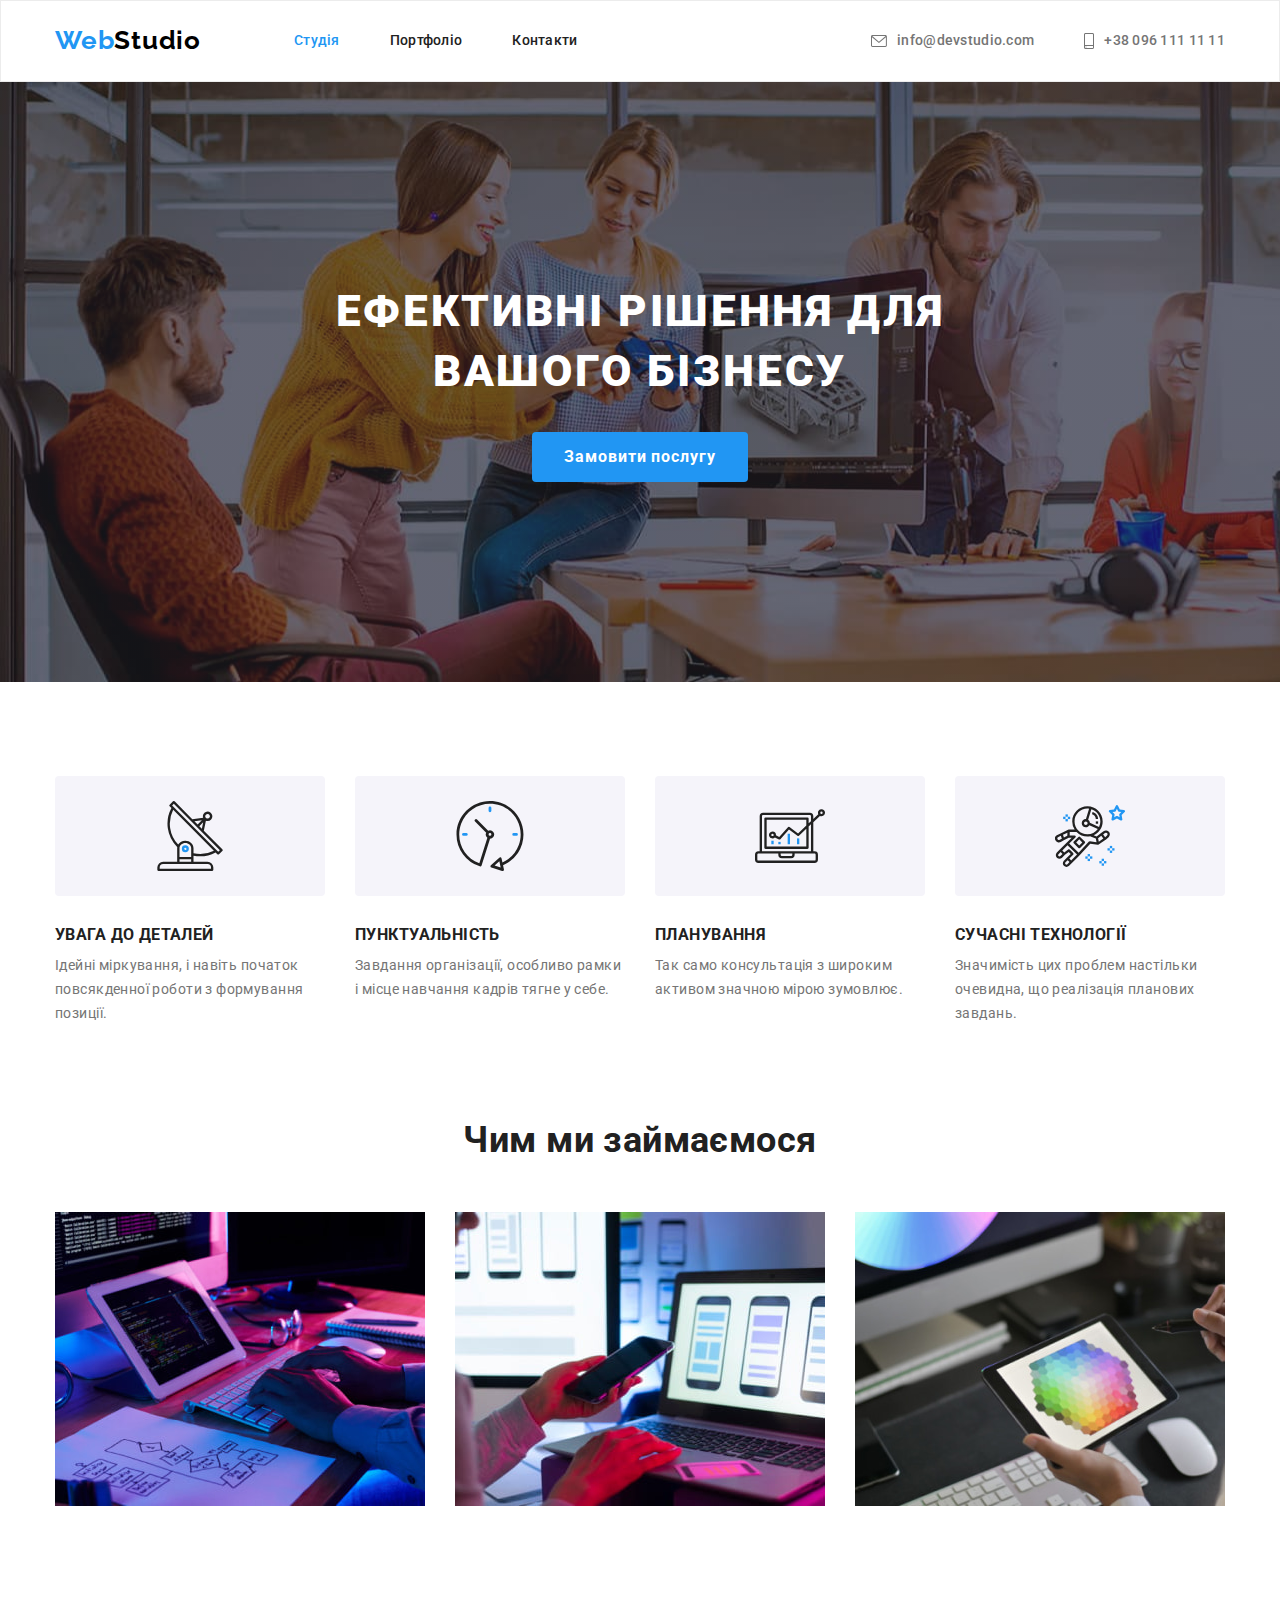
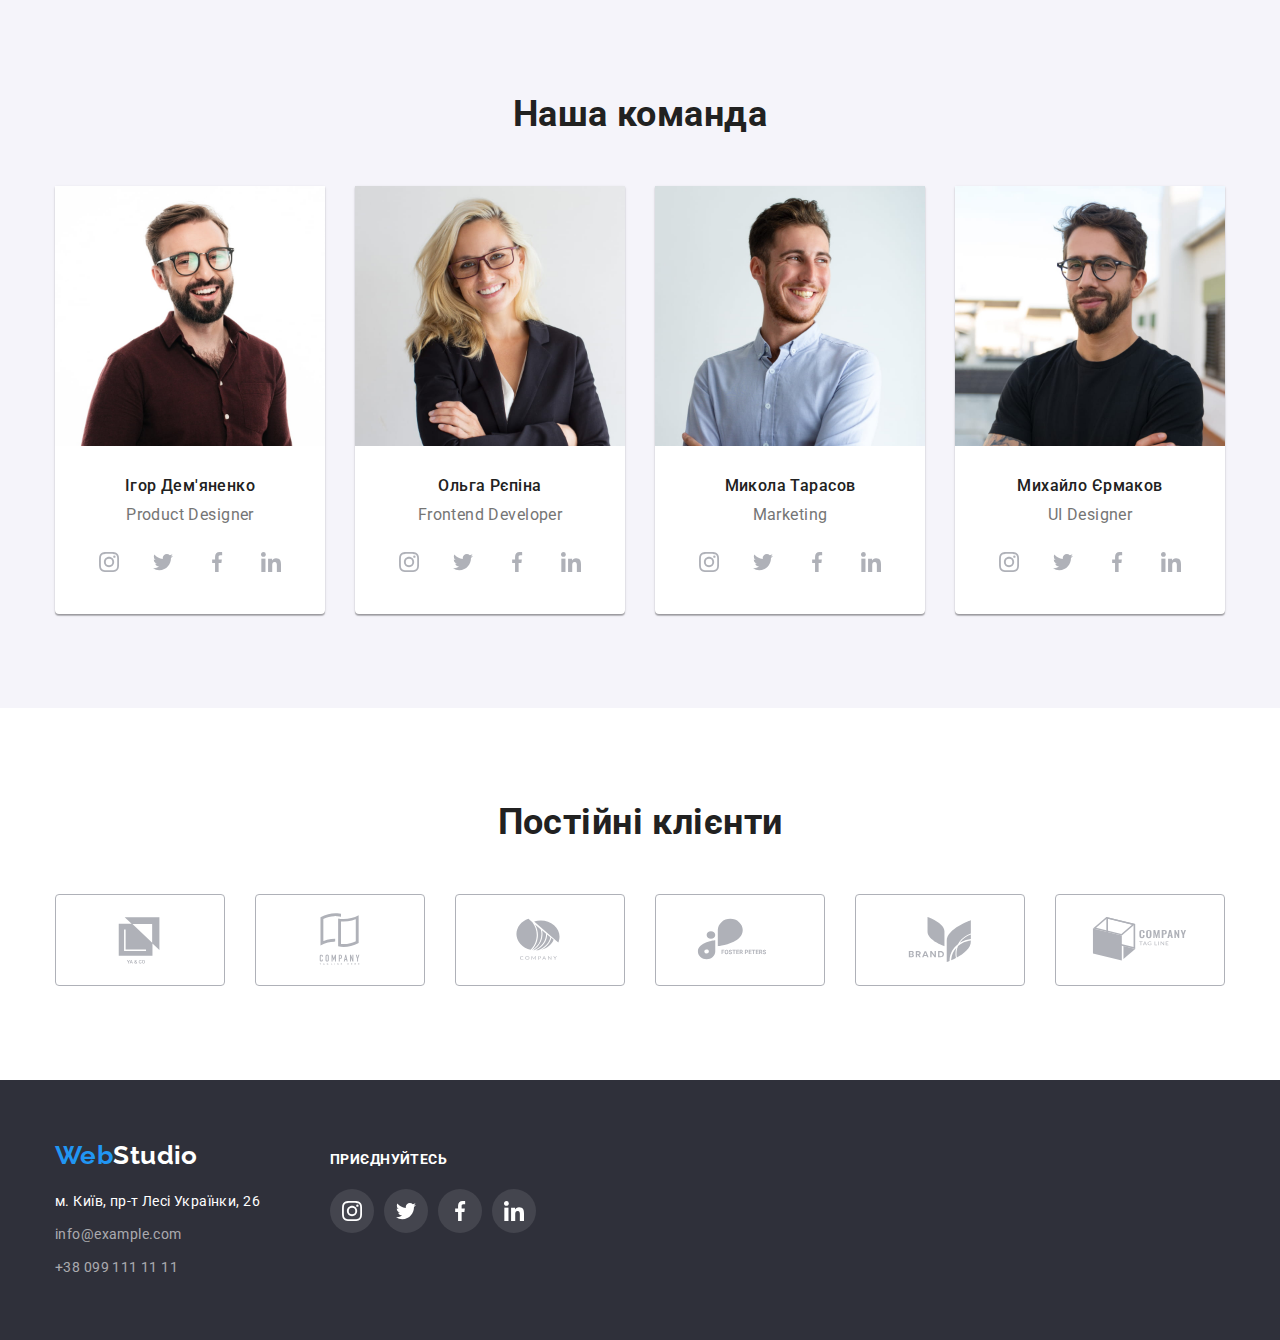
<file: index.html>
<!DOCTYPE html>
<html lang="uk">
  <head>
    <meta charset="UTF-8" />
    <meta http-equiv="X-UA-Compatible" content="IE=edge" />
    <meta name="viewport" content="width=device-width, initial-scale=1.0" />
    <title>Document</title>
    <link rel="preconnect" href="https://fonts.googleapis.com" />
    <link rel="preconnect" href="https://fonts.gstatic.com" crossorigin />
    <link
      href="https://fonts.googleapis.com/css2?family=Raleway:wght@700&family=Roboto:wght@400;500;700;900&display=swap"
      rel="stylesheet"
    />
    <link rel="stylesheet" href="https://cdnjs.cloudflare.com/ajax/libs/modern-normalize/1.1.0/modern-normalize.min.css">
    <link rel="stylesheet" href="./css/styles.css" />
  </head>
  <body>
    <!-- Site header -->
    <header class="header">
      <!-- Site navigation -->
      <div class="header-border">
              <div class="container header-nav flex">
          <nav class="main-nav flex">
        <a class="logo-nav list" href="./index.html" lang="en">
            <span class="logo-accent">Web</span>Studio
        </a>

        <ul class="site-nav list flex">
          <li class="item">
            <a class="link current" href="./index.html">Студія</a>
          </li>
          <li class="item">
            <a class="link" href="./portfolio.html">Портфоліо</a>
          </li>
          <li class="item">
            <a class="link" href="">Контакти</a>
          </li>
        </ul>
      </nav>
      <!-- Contacts of header -->
      <ul class="auth-nav list flex">
        <li class="item">
          <a class="link" href="mailto:info@devstudio.com" lang="en">
            <svg class="auth-icon" width="16" height="12">
              <use href="./images/icon/icons.svg#message"></use>
            </svg>
            info@devstudio.com
          </a>
        </li>
        <li class="item">
          <a class="link" href="tel:+380961111111">
          <svg class="auth-icon" width="10" height="16">
            <use href="./images/icon/icons.svg#tel"></use>
          </svg>
          +38 096 111 11 11
        </a>
      </li>
      </ul>
      </div>
      </div>
    </header>

    <!-- Unique page content -->
    <main>
      <!-- Hero -->
      <section class="hero">
        <div class="container hero-box flex">
            <h1 class="hero-title">Ефективні рішення для вашого бізнесу</h1>
        <button class="hero-btn" type="button">Замовити послугу</button>
        </div>
      </section>

      <!-- Features -->
      <section class="section features">
        <div class="container">
            <h2 class="section-title visually-hidden">Особливості</h2>
        <ul class="features-list list card-set">
          <li class="item card-set-item">
            <div class="icon-box flex">
              <svg class="features-icon" width="70" height="70">
              <use href="./images/icon/icons.svg#antenna"></use>
            </svg>
            </div>
            <h3 class="subtitle">УВАГА ДО ДЕТАЛЕЙ</h3>
            <p class="text">
              Ідейні міркування, і навіть початок повсякденної роботи з
              формування позиції.
            </p>
          </li>

          <li class="item card-set-item">
            <div class="icon-box flex">
              <svg class="features-icon" width="70" height="70">
              <use href="./images/icon/icons.svg#clock"></use>
            </svg>
            </div>
            <h3 class="subtitle">ПУНКТУАЛЬНІСТЬ</h3>
            <p class="text">
              Завдання організації, особливо рамки і місце навчання кадрів тягне
              у себе.
            </p>
          </li>

          <li class="item card-set-item">
            <div class="icon-box flex">
              <svg class="features-icon" width="70" height="70">
              <use href="./images/icon/icons.svg#diagram"></use>
            </svg>
            </div>
            <h3 class="subtitle">ПЛАНУВАННЯ</h3>
            <p class="text">
              Так само консультація з широким активом значною мірою зумовлює.
            </p>
          </li>

          <li class="item card-set-item">
            <div class="icon-box flex">
              <svg class="features-icon" width="70" height="70">
              <use href="./images/icon/icons.svg#astronaut"></use>
            </svg>
            </div>
            <h3 class="subtitle">СУЧАСНІ ТЕХНОЛОГІЇ</h3>
            <p class="text">
              Значимість цих проблем настільки очевидна, що реалізація планових
              завдань.
            </p>
          </li>
        </ul>
        </div>
      </section>

      <!-- Work -->
      <section class="section work no-padding">
        <div class="container">
             <h2 class="section-title work-title">Чим ми займаємося</h2>
        <ul class="work-list list card-set">
          <li class="item card-set-item">
            <img 
              src="./images/Work/img-1.jpg" 
              alt="Робочий стіл з ноутбуком та планшетом, людина набирає код" 
              width="370" height="294" />
          </li>
          <li class="item card-set-item">
            <img 
              src="./images/Work/img-2.jpg" 
              alt="Ноутбук із зображенням трьох прототипів інтерфейсу для смартфону" 
              width="370" height="294"/>
          </li>
          <li class="item card-set-item">
            <img
              src="./images/Work/img-3.jpg"
              alt="Планшет з палітрою кольорів на фоні робочого столу"
              width="370" height="294"/>
          </li>
        </ul>
        </div>
      </section>

      <!-- Team -->
      <section class="section team">
        <div class="container">
            <h2 class="section-title">Наша команда</h2>
        <ul class="team-list list card-set">
          <li class="item card-set-item">
            <img class="photo"
              src="./images/Team/img-1.jpg"
              alt="Чоловік в коричневій рубашці, який посміхається"
              width="270" height="260"/>
            <div class="subtitle-box">
              <h3 class="subtitle">Ігор Дем'яненко</h3>
              <p lang="en" class="text">Product Designer</p>
              <ul class="team-social-list list">
                <li class="item">
                  <a class="social-link" href="" target="_blank" rel="noopener nofollower" aria-label="Instagram">
                    <svg class="team-icon" width="20" height="20">
                      <use href="./images/icon/icons.svg#instagram"></use>
                    </svg>
                  </a>
                </li>
                <li class="item">
                  <a class="social-link" href="" target="_blank" rel="noopener nofollower" aria-label="Twitter">
                    <svg class="team-icon" width="20" height="20">
                      <use href="./images/icon/icons.svg#twitter"></use>
                    </svg>
                  </a>
                </li>
                <li class="item">
                  <a class="social-link" href="" target="_blank" rel="noopener nofollower" aria-label="Facebook">
                    <svg class="team-icon" width="20" height="20">
                      <use href="./images/icon/icons.svg#facebook"></use>
                    </svg>
                  </a>
                </li>
                <li class="item">
                  <a class="social-link" href="" target="_blank" rel="noopener nofollower" aria-label="LinkedIn">
                    <svg class="team-icon" width="20" height="20">
                      <use href="./images/icon/icons.svg#linkedin"></use>
                    </svg>
                  </a>
                </li>
              </ul>
            </div>
          </li>
          <li class="item card-set-item">
            <img class="photo" 
              src="./images/Team/img-2.jpg" 
              alt="Жінка в чорному піджаку та окулярах посміхається" 
              width="270" height="260" />
            <div class="subtitle-box">
              <h3 class="subtitle">Ольга Рєпіна</h3>
              <p lang="en" class="text">Frontend Developer</p>
              <ul class="team-social-list list">
                <li class="item">
                  <a class="social-link" href="" target="_blank" rel="noopener nofollower" aria-label="Instagram">
                    <svg class="team-icon" width="20" height="20">
                      <use href="./images/icon/icons.svg#instagram"></use>
                    </svg>
                  </a>
                </li>
                <li class="item">
                  <a class="social-link" href="" target="_blank" rel="noopener nofollower" aria-label="Twitter">
                    <svg class="team-icon" width="20" height="20">
                      <use href="./images/icon/icons.svg#twitter"></use>
                    </svg>
                  </a>
                </li>
                <li class="item">
                  <a class="social-link" href="" target="_blank" rel="noopener nofollower" aria-label="Facebook">
                    <svg class="team-icon" width="20" height="20">
                      <use href="./images/icon/icons.svg#facebook"></use>
                    </svg>
                  </a>
                </li>
                <li class="item">
                  <a class="social-link" href="" target="_blank" rel="noopener nofollower" aria-label="LinkedIn">
                    <svg class="team-icon" width="20" height="20">
                      <use href="./images/icon/icons.svg#linkedin"></use>
                    </svg>
                  </a>
                </li>
              </ul>
            </div>
          </li>
          <li class="item card-set-item">
            <img class="photo"
              src="./images/Team/img-3.jpg"
              alt="Чоловік дивитися в бік від об'єктиву і посміхається"
              width="270" height="260"/>
            <div class="subtitle-box">
              <h3 class="subtitle">Микола Тарасов</h3>
              <p lang="en" class="text">Marketing</p>
              <ul class="team-social-list list">
                <li class="item">
                  <a class="social-link" href="" target="_blank" rel="noopener nofollower" aria-label="Instagram">
                    <svg class="team-icon" width="20" height="20">
                      <use href="./images/icon/icons.svg#instagram"></use>
                    </svg>
                  </a>
                </li>
                <li class="item">
                  <a class="social-link" href="" target="_blank" rel="noopener nofollower" aria-label="Twitter">
                    <svg class="team-icon" width="20" height="20">
                      <use href="./images/icon/icons.svg#twitter"></use>
                    </svg>
                  </a>
                </li>
                <li class="item">
                  <a class="social-link" href="" target="_blank" rel="noopener nofollower" aria-label="Facebook">
                    <svg class="team-icon" width="20" height="20">
                      <use href="./images/icon/icons.svg#facebook"></use>
                    </svg>
                  </a>
                </li>
                <li class="item">
                  <a class="social-link" href="" target="_blank" rel="noopener nofollower" aria-label="LinkedIn">
                    <svg class="team-icon" width="20" height="20">
                      <use href="./images/icon/icons.svg#linkedin"></use>
                    </svg>
                  </a>
                </li>
              </ul>
            </div>
          </li>
          <li class="item card-set-item">
            <img class="photo" 
              src="./images/Team/img-4.jpg" 
              alt="Чоловік в чорній футболці та окулярах" 
              width="270" height="260" />
            <div class="subtitle-box">
              <h3 class="subtitle">Михайло Єрмаков</h3>
              <p lang="en" class="text">UI Designer</p>
              <ul class="team-social-list list">
                <li class="item">
                  <a class="social-link" href="" target="_blank" rel="noopener nofollower" aria-label="Instagram">
                    <svg class="team-icon" width="20" height="20">
                      <use href="./images/icon/icons.svg#instagram"></use>
                    </svg>
                  </a>
                </li>
                <li class="item">
                  <a class="social-link" href="" target="_blank" rel="noopener nofollower" aria-label="Twitter">
                    <svg class="team-icon" width="20" height="20">
                      <use href="./images/icon/icons.svg#twitter"></use>
                    </svg>
                  </a>
                </li>
                <li class="item">
                  <a class="social-link" href="" target="_blank" rel="noopener nofollower" aria-label="Facebook">
                    <svg class="team-icon" width="20" height="20">
                      <use href="./images/icon/icons.svg#facebook"></use>
                    </svg>
                  </a>
                </li>
                <li class="item">
                  <a class="social-link" href="" target="_blank" rel="noopener nofollower" aria-label="LinkedIn">
                    <svg class="team-icon" width="20" height="20">
                      <use href="./images/icon/icons.svg#linkedin"></use>
                    </svg>
                  </a>
                </li>
              </ul>
            </div>
          </li>
        </ul>
        </div>
      </section>

      <!-- Client -->
      <section class="section client">
        <div class="container">
        <h2 class="section-title">Постійні клієнти</h2>
        <ul class="client-list list">
          <li class="item">
            <a class="client-link" href="" target="_blank" rel="noopener nofollower">
              <svg class="client-icon" width="106" height="60">
                <use href="./images/icon/icons.svg#client-1"></use>
              </svg>
            </a>
          </li>
          <li class="item">
            <a class="client-link" href="" target="_blank" rel="noopener nofollower">
              <svg class="client-icon" width="106" height="60">
                <use href="./images/icon/icons.svg#client-2"></use>
              </svg>
            </a>
          </li>
          <li class="item">
             <a class="client-link" href="" target="_blank" rel="noopener nofollower">
              <svg class="client-icon" width="106" height="60">
                <use href="./images/icon/icons.svg#client-3"></use>
              </svg>
            </a>
          </li>
          <li class="item">
             <a class="client-link" href="" target="_blank" rel="noopener nofollower">
              <svg class="client-icon" width="106" height="60">
                <use href="./images/icon/icons.svg#client-4"></use>
              </svg>
            </a>
          </li>
          <li class="item">
             <a class="client-link" href="" target="_blank" rel="noopener nofollower">
              <svg class="client-icon" width="106" height="60">
                <use href="./images/icon/icons.svg#client-5"></use>
              </svg>
            </a>
          </li>
          <li class="item">
             <a class="client-link" href="" target="_blank" rel="noopener nofollower">
              <svg class="client-icon" width="106" height="60">
                <use href="./images/icon/icons.svg#client-6"></use>
              </svg>
            </a>
          </li>
        </ul>
      </div>
      </section>
    </main>

    <!-- Site footer -->
    <footer class="footer">
      <div class="container flex">
        <div class="footer-box flex">
          <a class="footer-logo" href="./index.html" lang="en">
            <span class="logo-accent">Web</span>Studio
          </a>
        <address>
        <ul class="footer-contacts list flex">
          <li class="footer-link">
            <a class="link address" href="https://goo.gl/maps/7B43qDcCQsnkixif7" target="_blank" rel="noopener noreferrer">
              м. Київ, пр-т Лесі Українки, 26
            </a>
          </li>
          <li class="footer-link">
            <a class="link touch" href="mailto:info@example.com" lang="en">info@example.com</a>
          </li>
          <li class="footer-link">
            <a class="link touch" href="tel:+380991111111">+38 099 111 11 11</a>
          </li>
        </ul>
      </address>
        </div>

      <!-- Join -->
      <div class="join flex">
        <h2 class="join-title"><em class="join-title-em">Приєднуйтесь</em></h2>
        <ul class="join-list list">
          <li class="item">
            <a class="join-link" href="" target="_blank" rel="noopener nofollower" aria-label="Instagram">
              <svg class="join-icon" width="20" height="20">
                <use href="./images/icon/icons.svg#instagram"></use>
              </svg>
            </a>
          </li>
          <li class="item">
            <a class="join-link" href="" target="_blank" rel="noopener nofollower" aria-label="Twitter">
              <svg class="join-icon" width="20" height="20">
                <use href="./images/icon/icons.svg#twitter"></use>
              </svg>
            </a>
          </li>
          <li class="item">
            <a class="join-link" href="" target="_blank" rel="noopener nofollower" aria-label="Facebook">
              <svg class="join-icon" width="20" height="20">
                <use href="./images/icon/icons.svg#facebook"></use>
              </svg>
            </a>
          </li>
          <li class="item">
            <a class="join-link" href="" target="_blank" rel="noopener nofollower" aria-label="LinkedIn">
              <svg class="join-icon" width="20" height="20">
                <use href="./images/icon/icons.svg#linkedin"></use>
              </svg>
            </a>
          </li>
        </ul>
      </div>
      </div>
    </footer>
  </body>
</html>
</file>
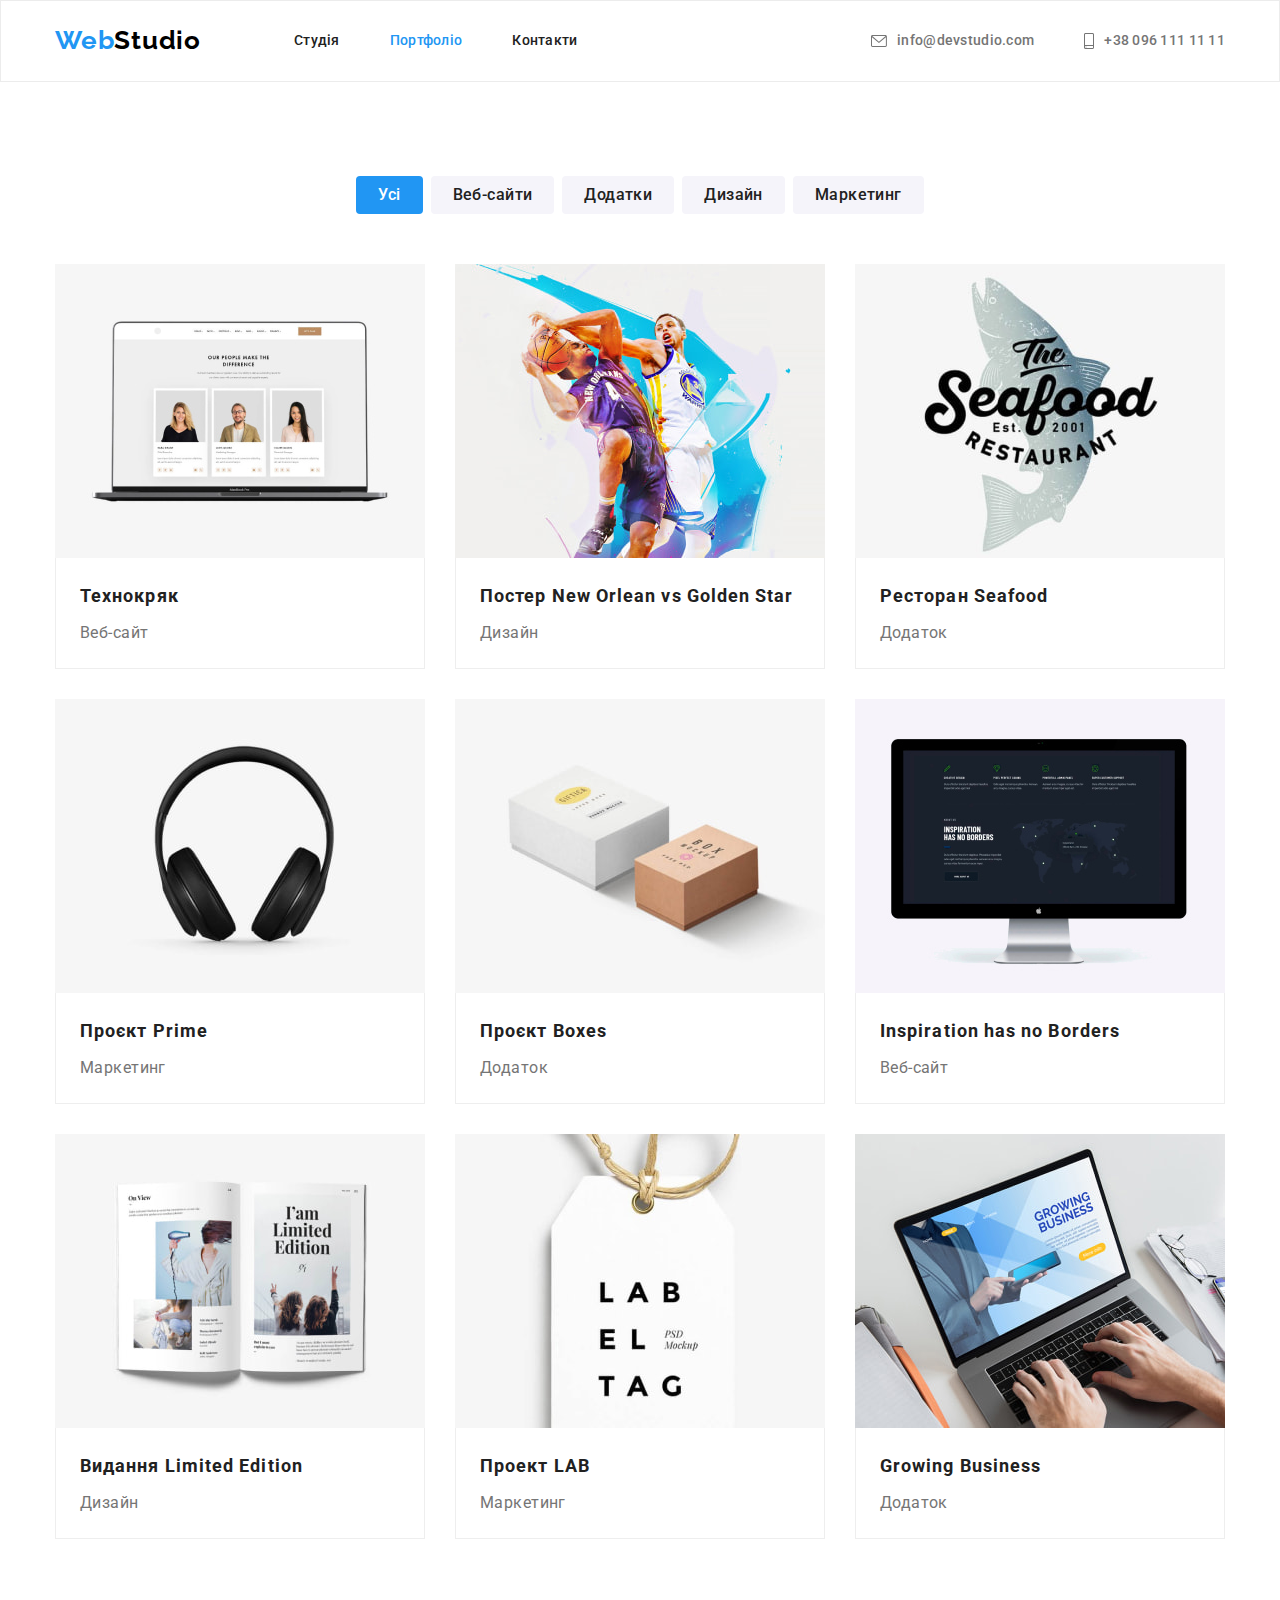
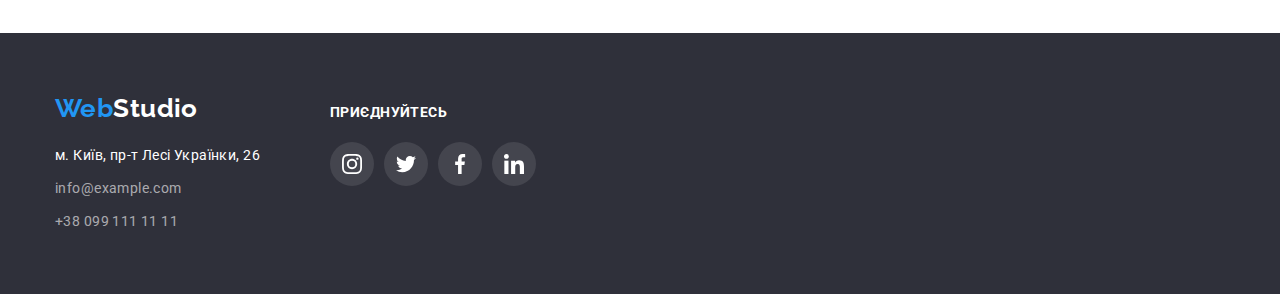
<file: portfolio.html>
<!DOCTYPE html>
<html lang="uk">
<head>
    <meta charset="UTF-8">
    <meta http-equiv="X-UA-Compatible" content="IE=edge">
    <meta name="viewport" content="width=device-width, initial-scale=1.0">
    <title>Document</title>
    <link rel="preconnect" href="https://fonts.googleapis.com">
    <link rel="preconnect" href="https://fonts.gstatic.com" crossorigin>
    <link href="https://fonts.googleapis.com/css2?family=Raleway:wght@700&family=Roboto:wght@400;500;700;900&display=swap"
        rel="stylesheet">
        <link rel="stylesheet" href="https://cdnjs.cloudflare.com/ajax/libs/modern-normalize/1.1.0/modern-normalize.min.css">
    <link rel="stylesheet" href="./css/styles.css">
</head>
<body>
    <!--Site header-->
    <header class="header">
      <div class="header-border">
              <!-- Site navigation -->
      <div class="container header-nav flex">
          <nav class="main-nav flex">
        <a class="logo-nav list" href="./index.html" lang="en">
            <span class="logo-accent">Web</span>Studio
        </a>
        <ul class="site-nav list flex">
          <li class="item">
            <a class="link" href="./index.html">Студія</a>
        </li>
          <li class="item">
            <a class="link current" href="./portfolio.html">Портфоліо</a>
        </li>
          <li class="item">
            <a class="link" href="">Контакти</a>
        </li>
        </ul>
      </nav>
      <!-- Contacts of header -->
      <ul class="auth-nav list flex">
        <li class="item">
            <a class="link" href="mailto:info@devstudio.com" lang="en">
                <svg class="auth-icon" width="16" height="12">
                    <use href="./images/icon/icons.svg#message"></use>
                </svg>
            info@devstudio.com</a>
        </li>
        <li class="item">
            <a class="link" href="tel:+380961111111">
                <svg class="auth-icon" width="10" height="16">
                    <use href="./images/icon/icons.svg#tel"></use>
                </svg>
            +38 096 111 11 11</a>
        </li>
      </ul>
      </div>
      </div>
    </header>

    <!-- Unique page content -->
    <main>
    <!-- Portfolio -->
    <section class="section portfolio">
        <div class="container">
            <h1 class="visually-hidden">Портфоліо</h1>
        <!-- Portfolio-button -->
        <ul class="portfolio-list list flex">
            <li class="item">
                <button class="portfolio-btn current" type="button">Усі</button>
            </li>
            <li class="item">
                <button class="portfolio-btn" type="button">Веб-сайти</button>
            </li>
            <li class="item">
                <button class="portfolio-btn" type="button">Додатки</button>
            </li>
            <li class="item">
                <button class="portfolio-btn" type="button">Дизайн</button>
            </li>
            <li class="item">
                <button class="portfolio-btn" type="button">Маркетинг</button>
            </li>
        </ul>

        <!-- Portfolio-examples -->
        <ul class="portfolio-examples list card-set">
            <li class="item card-set-item">
              <a class="examples-box" href="">
                <img src="./images/Portfolio/img-1.jpg" alt="Вебсайт на екрані ноутбука" width="370" height="294">
                <div class="title-box">
                    <h2 class="title">Технокряк</h2>
                    <p class="text">Веб-сайт</p>
                </div>
              </a>
            </li>
            <li class="item card-set-item">
              <a href="" class="examples-box" >
                <img src="./images/Portfolio/img-2.jpg" alt="Два баскетболісти" width="370" height="294">
                <div class="title-box">
                    <h2 class="title">Постер New Orlean vs Golden Star</h2>
                    <p class="text">Дизайн</p>
                </div>
              </a>
            </li>
            <li class="item card-set-item">
              <a class="examples-box" href="">
                <img src="./images/Portfolio/img-3.jpg" alt="Логотип ресторану" width="370" height="294">
                <div class="title-box">
                    <h2 class="title">Ресторан Seafood</h2>
                    <p class="text">Додаток</p>
                </div>
              </a>
            </li>
            <li class="item card-set-item">
              <a class="examples-box" href="">
                <img src="./images/Portfolio/img-4.jpg" alt="Наушники" width="370" height="294">
                <div class="title-box">
                    <h2 class="title">Проєкт Prime</h2>
                    <p class="text">Маркетинг</p>
                </div>
              </a>
                
            </li>
            <li class="item card-set-item">
              <a class="examples-box" href="">
                <img src="./images/Portfolio/img-5.jpg" alt="Дві коробки" width="370" height="294">
                <div class="title-box">
                    <h2 class="title">Проєкт Boxes</h2>
                    <p class="text">Додаток</p>
                </div>
              </a>
                
            </li>
            <li class="item card-set-item">
              <a class="examples-box" href="">
                <img src="./images/Portfolio/img-6.jpg" alt="Веб-сайт на моніторі" width="370" height="294">
                <div class="title-box">
                    <h2 class="title">Inspiration has no Borders</h2>
                    <p class="text">Веб-сайт</p>
                </div>
              </a>
                
            </li>
            <li class="item card-set-item">
              <a class="examples-box" href="">
                <img src="./images/Portfolio/img-7.jpg" alt="Дві сторінки видання" width="370" height="294">
                <div class="title-box">
                    <h2 class="title">Видання Limited Edition</h2>
                    <p class="text">Дизайн</p>
                </div>
              </a>
                
            </li>
            <li class="item card-set-item">
              <a class="examples-box" href="">
                <img src="./images/Portfolio/img-8.jpg" alt="Бірка з написом" width="370" height="294">
                <div class="title-box">
                    <h2 class="title">Проект LAB</h2>
                    <p class="text">Маркетинг</p>
                </div>
              </a>
                
            </li>
            <li class="item card-set-item">
              <a class="examples-box" href="">
                <img src="./images/Portfolio/img-9.jpg" alt="Веб-сайт на екрані ноутбука" width="370" height="294">
                <div class="title-box">
                    <h2 class="title">Growing Business</h2>
                    <p class="text">Додаток</p>
                </div>
              </a>
                
            </li>
        </ul>
        </div>
    </section>
    </main>

    <!-- Site footer -->
    <footer class="footer">
      <div class="container flex">
        <div class="footer-box flex">
          <a class="footer-logo" href="./index.html" lang="en">
            <span class="logo-accent">Web</span>Studio
          </a>
        <address>
        <ul class="footer-contacts list flex">
          <li class="footer-link">
            <a class="link address" href="https://goo.gl/maps/7B43qDcCQsnkixif7" target="_blank" rel="noopener noreferrer">
              м. Київ, пр-т Лесі Українки, 26
            </a>
          </li>
          <li class="footer-link">
            <a class="link touch" href="mailto:info@example.com" lang="en">info@example.com</a>
          </li>
          <li class="footer-link">
            <a class="link touch" href="tel:+380991111111">+38 099 111 11 11</a>
          </li>
        </ul>
      </address>
        </div>

      <!-- Join -->
      <div class="join flex">
        <h2 class="join-title"><em class="join-title-em">Приєднуйтесь</em></h2>
        <ul class="join-list list">
          <li class="item">
            <a class="join-link" href="" target="_blank" rel="noopener nofollower" aria-label="Instagram">
              <svg class="join-icon" width="20" height="20">
                <use href="./images/icon/icons.svg#instagram"></use>
              </svg>
            </a>
          </li>
          <li class="item">
            <a class="join-link" href="" target="_blank" rel="noopener nofollower" aria-label="Twitter">
              <svg class="join-icon" width="20" height="20">
                <use href="./images/icon/icons.svg#twitter"></use>
              </svg>
            </a>
          </li>
          <li class="item">
            <a class="join-link" href="" target="_blank" rel="noopener nofollower" aria-label="Facebook">
              <svg class="join-icon" width="20" height="20">
                <use href="./images/icon/icons.svg#facebook"></use>
              </svg>
            </a>
          </li>
          <li class="item">
            <a class="join-link" href="" target="_blank" rel="noopener nofollower" aria-label="LinkedIn">
              <svg class="join-icon" width="20" height="20">
                <use href="./images/icon/icons.svg#linkedin"></use>
              </svg>
            </a>
          </li>
        </ul>
      </div>
      </div>
    </footer>
</body>
</html>
</file>
<file: css/styles.css>
:root {
    --accent-color: #2196F3;
    --primary-white-color: #FFFFFF;

    /* bg color */
    --secondary-bg-color: #F5F4FA;
    --hero-footer-bgc: #2F303A;

    /* text color */
    --primary-text-color: #757575;
    --title-text-color: #212121;
    --primary-black-color: #000000;
    --contacts-footer-color: rgba(255, 255, 255, 0.6);

    /* for border */
    --header-border-cl: #ECECEC;
    --portfolio-border-cl: #EEEEEE;

    /* for flex */
    --indent: 30px;
    --item: 3;

    /* for svg */
    --svg-primary-color: #AFB1B8;
    --svg-bgc-footer: rgba(255, 255, 255, 0.1);

}

body {
    color: var(--primary-text-color);
    background-color: var(--primary-white-color);

    font-family: 'Roboto', sans-serif;
    font-size: 14px;
    letter-spacing: 0.03em;
}

/* Утиліти */
.list {
    margin: 0;
    padding: 0;
    list-style: none;
}

.container {
    margin-left: auto;
    margin-right: auto;
    width: 1200px;
    padding-left: 15px;
    padding-right: 15px;
}

h1, h2, h3, h4, h5, h6, p {
    margin-top: 0;
    margin-bottom: 0;
}

section {
    padding-top: 94px;
    padding-bottom: 94px;
}

.no-padding {
    padding-top: 0;
}

img {
    display: block;
    max-width: 100%;
    height: auto;
}

.subtitle {
    margin-bottom: 10px;
}

img {
    display: block;
    max-width: 100%;
    height: auto;
}

/* For flex */
.flex {
    display: flex;
}

.card-set {
    display: flex;
    flex-wrap: wrap;
    gap: var(--indent);
}

.card-set-item {
    flex-basis: calc((100% - var(--indent) * (var(--item) - 1)) / var(--item));
}

/* Visually hidden */
.visually-hidden {
    position: absolute;
    width: 1px;
    height: 1px;
    margin: -1px;
    border: 0;
    padding: 0;
    white-space: nowrap;
    clip-path: inset(100%);
    clip: rect(0 0 0 0);
    overflow: hidden;
}

/* Page "Студія" */

/* Header */
.header .header-border {
    margin-left: auto;
    margin-right: auto;
    border: 1px solid var(--header-border-cl);
    max-width: 1600px;
}

.header-nav,
.main-nav {
    align-items: center;
}

/* Logo-nav */
.logo-nav {
    display: block;
    margin-right: 93px;

    color: var(--primary-black-color);

    font-family: 'Raleway', sans-serif;
    font-weight: 700;
    font-size: 26px;
    line-height: 1.2;
    letter-spacing: 0.03em;
    text-decoration: none;
}

.logo-nav .logo-accent {
    color: var(--accent-color);
}

/* Site-nav */
.site-nav .link {
    display: block;
    padding-top: 32px;
    padding-bottom: 32px;

    color: var(--title-text-color);

    font-weight: 500;
    line-height: 1.14;
    letter-spacing: 0.02em;

    text-decoration: none;
}

.site-nav .link:hover,
.site-nav .link:focus {
    color: var(--accent-color);
}

.site-nav .link.current {
    color: var(--accent-color);
}

/* Auth-nav */
.auth-nav {
    margin-left: auto;
}

.auth-nav .link {
    display: flex;
    gap: 10px;
    padding-top: 32px;
    padding-bottom: 32px;

    color: var(--primary-text-color);

    font-weight: 500;
    line-height: 1.14;
    letter-spacing: 0.02em;
    
    text-decoration: none;
}

.auth-icon {
    align-self: center;
    fill: currentColor;
}

.auth-nav .link:hover,
.auth-nav .link:focus {
    color: var(--accent-color);
}

/* Site- and auth-nav */
.site-nav>.item:not(:last-child),
.auth-nav>.item:not(:last-child) {
    margin-right: 50px;
}

/* Hero */
.hero {
    padding-top: 200px;
    padding-bottom: 200px;

    background-image: linear-gradient(to right, rgba(47, 48, 58, 0.4), rgba(47, 48, 58, 0.4)), url(../images/hero/hero-img.jpg);
    background-color: var(--hero-footer-bgc);

    max-width: 1600px;
    margin-left: auto;
    margin-right: auto;

}

.hero-box {
    flex-direction: column;
    align-items: center;
}

.hero .hero-title {
    margin-bottom: 30px;
    width: 696px;

    color: var(--primary-white-color);

    font-weight: 900;
    font-size: 44px;
    line-height: 1.36;
    text-align: center;
    letter-spacing: 0.06em;
    text-transform: uppercase;
}

.hero-btn {
    display: block;
    min-width: 216px;
    padding: 10px 32px;
    border-radius: 4px;
    border: 0;

    background-color: var(--accent-color);
    color: var(--primary-white-color);

    font-family: inherit;
    font-weight: 700;
    font-size: 16px;
    line-height: 1.88;
    text-align: center;
    letter-spacing: 0.06em;

    cursor: pointer;
}

/* Section */
.section-title {
    margin-bottom: 50px;
    color: var(--title-text-color);

    font-size: 36px;
    line-height: 1.16;
    text-align: center;
}

/* Features */
.features-list > .card-set-item {
    --item: 4;
}

.features-list .icon-box {
    width: 270px;
    height: 120px;
    margin-bottom: 30px;

    align-items: center;
    justify-content: center;
    border-radius: 4px;

    background-color: var(--secondary-bg-color);
}

.features-list .subtitle {
    color: var(--title-text-color);

    line-height: 1.14;
    text-transform: uppercase;
}

.features-list .text {
    line-height: 1.71;
}

/* Work */

/* Team */
.section.team {
    background-color: var(--secondary-bg-color);
}

.team-list > .card-set-item {
    --item: 4;
    
    box-shadow: 0px 1px 3px rgba(0, 0, 0, 0.12), 0px 1px 1px rgba(0, 0, 0, 0.14), 0px 2px 1px rgba(0, 0, 0, 0.2);
    border-radius: 0px 0px 4px 4px;

    background-color: var(--primary-white-color);
}

.team-list .subtitle-box {
    padding-top: 30px;
    padding-bottom: 30px;
    padding-left: 10px;
    padding-right: 10px;
}

.team-list .subtitle {
    color: var(--title-text-color);

    font-weight: 500;
    font-size: 16px;
    line-height: 1.19;
    text-align: center;
}

.team-list .text {
    font-size: 16px;
    line-height: 1.19;
    text-align: center;

    margin-bottom: 16px;
}

.team-social-list {
    display: flex;
    align-items: center;
    justify-content: center;
    gap: 10px;
    
}

.team-social-list .social-link {
    display: flex;
    width: 44px;
    height: 44px;
    border-radius: 50%;

    align-items: center;
    justify-content: center;

    color: var(--svg-primary-color);
}

.team-social-list .social-link:hover,
.team-social-list .social-link:focus {
    background-color: var(--accent-color);
    color: var(--primary-white-color);
}

.team-social-list .team-icon {
    fill: currentColor;
}

/* Client */
.client-list {
    display: flex;
    gap: var(--indent);

    align-items: center;
    justify-content: center;
}

.client-list .client-link {
    display: flex;
    width: 170px;
    height: 92px;
    border: 1px solid var(--svg-primary-color);
    border-radius: 4px;

    align-items: center;
    justify-content: center;

    color: var(--svg-primary-color);
}

.client-link:hover,
.client-link:focus {
    border: 1px solid var(--accent-color);
    color: var(--accent-color)
}

.client-list .client-icon {
    fill: currentColor;
}

/* Footer */
.footer {
    padding-top: 60px;
    padding-bottom: 60px;

    background-color: var(--hero-footer-bgc)
}

.footer-logo {
    display: block;
    margin-bottom: 20px;

    color: var(--primary-white-color);

    font-family: 'Raleway';
    font-style: normal;
    font-weight: 700;
    font-size: 26px;
    line-height: 1.19;

    text-decoration: none;
}

.footer-logo .logo-accent {
    color: var(--accent-color);
}

.footer-contacts .link {
    color: var(--contacts-footer-color);

    line-height: 1.71;
    font-style: normal;

    text-decoration: none;
}

.footer-contacts .address {
    color: var(--primary-white-color);
}

.footer-contacts .touch:hover,
.footer-contacts .touch:focus {
    color: var(--accent-color);
}

.footer-link:not(:last-child) {
    margin-bottom: 9px;
}

.footer .flex {
    align-items: baseline;
}

.footer-box,
.footer-contacts {
    flex-direction: column;
}

/* Join */
.join {
    flex-direction: column;
    align-items: baseline;

    margin-left: 70px;
}

.join-title {
    margin-bottom: 20px;
}

.join-title-em {
    font-style: normal;
    font-size: 14px;
    font-weight: 700;
    line-height: 1.14;
    text-transform: uppercase;
    
    color: var(--primary-white-color)
}

.join-list {
    display: flex;
    align-items: center;
    gap: 10px;
}

.join-list .join-link {
    display: flex;
    width: 44px;
    height: 44px;
    border-radius: 50%;

    align-items: center;
    justify-content: center;

    color: var(--primary-white-color);
    background-color: var(--svg-bgc-footer);
}

.join-list .join-link:hover,
.join-list .join-link:focus {
    background-color: var(--accent-color);
}

.join-list .join-icon {
    fill: currentColor;
}


/* Page "Портфоліо" */

/* Portfolio-button */
.portfolio-list {
    justify-content: center;
    gap: 8px;
    margin-bottom: 50px;
}

.portfolio-list .portfolio-btn {
    padding: 6px 22px;
    border-radius: 4px;
    border: 0;

    background-color: var(--secondary-bg-color);
    color: var(--title-text-color);

    font-family: inherit;
    font-weight: 500;
    font-size: 16px;
    line-height: 1.63;
    text-align: center;
    letter-spacing: inherit;

    cursor: pointer;
}

.portfolio-list .portfolio-btn:hover,
.portfolio-list .portfolio-btn:focus {
    background-color: var(--accent-color);
    color: var(--primary-white-color);

    box-shadow: 0px 3px 1px rgba(0, 0, 0, 0.1), 0px 1px 2px rgba(0, 0, 0, 0.08), 0px 2px 2px rgba(0, 0, 0, 0.12);
}

.portfolio-btn.current {
    background-color: var(--accent-color);
    color: var(--primary-white-color);
}

/* Portfolio-examples */
.portfolio-examples .examples-box {
    display: block;
    text-decoration: none;
}

.examples-box:hover,
.examples-box:focus {
    box-shadow: 0px 1px 1px rgb(0 0 0 / 12%), 0px 4px 4px rgb(0 0 0 / 6%), 1px 4px 6px rgb(0 0 0 / 16%);
}


.portfolio-examples .title-box {
    padding-top: 20px;
    padding-bottom: 20px;
    padding-left: 24px;
    padding-right: 24px;

    border: 1px solid var(--portfolio-border-cl);
    border-top: 0;
}

.portfolio-examples .title {
    margin-bottom: 4px;

    color: var(--title-text-color);
        
    font-size: 18px;
    line-height: 2;
    letter-spacing: 0.06em;
}

.portfolio-examples .text {
    color: var(--primary-text-color);

    font-size: 16px;
    line-height: 1.88;
}
</file>
